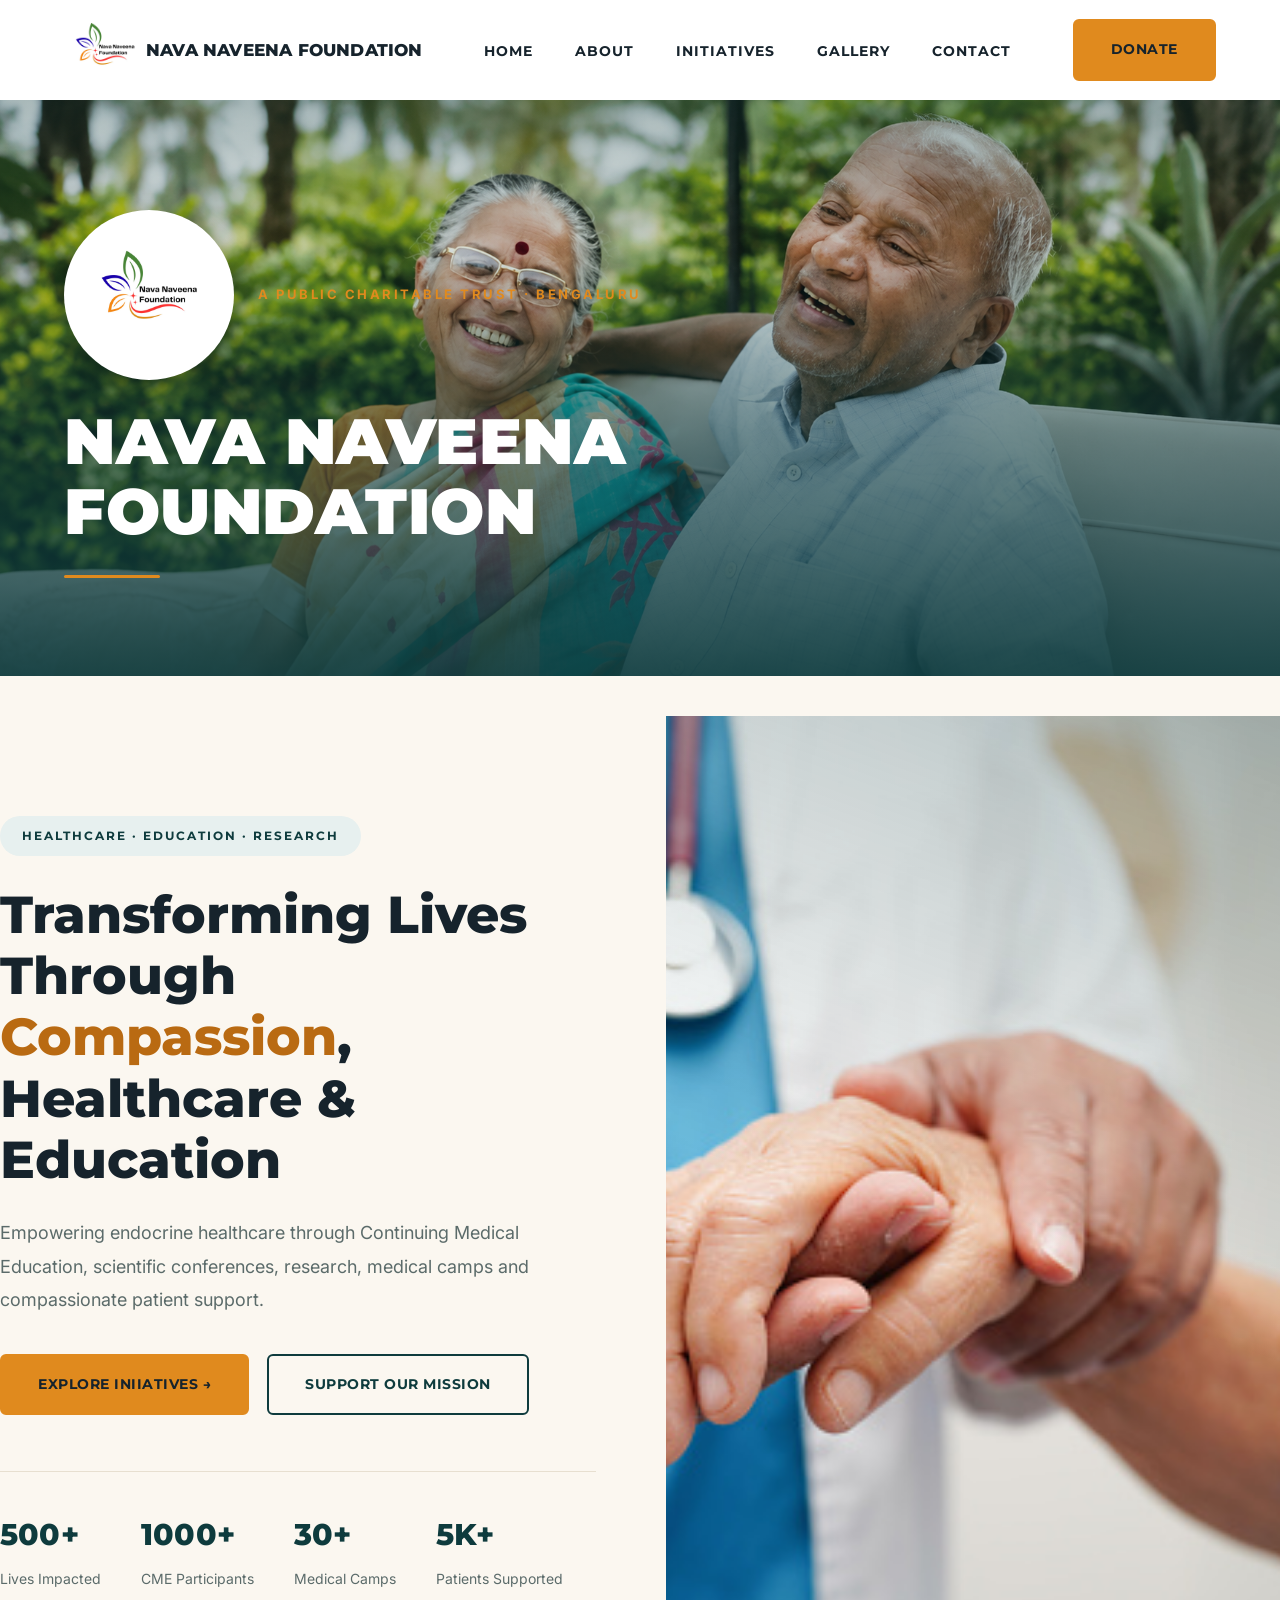
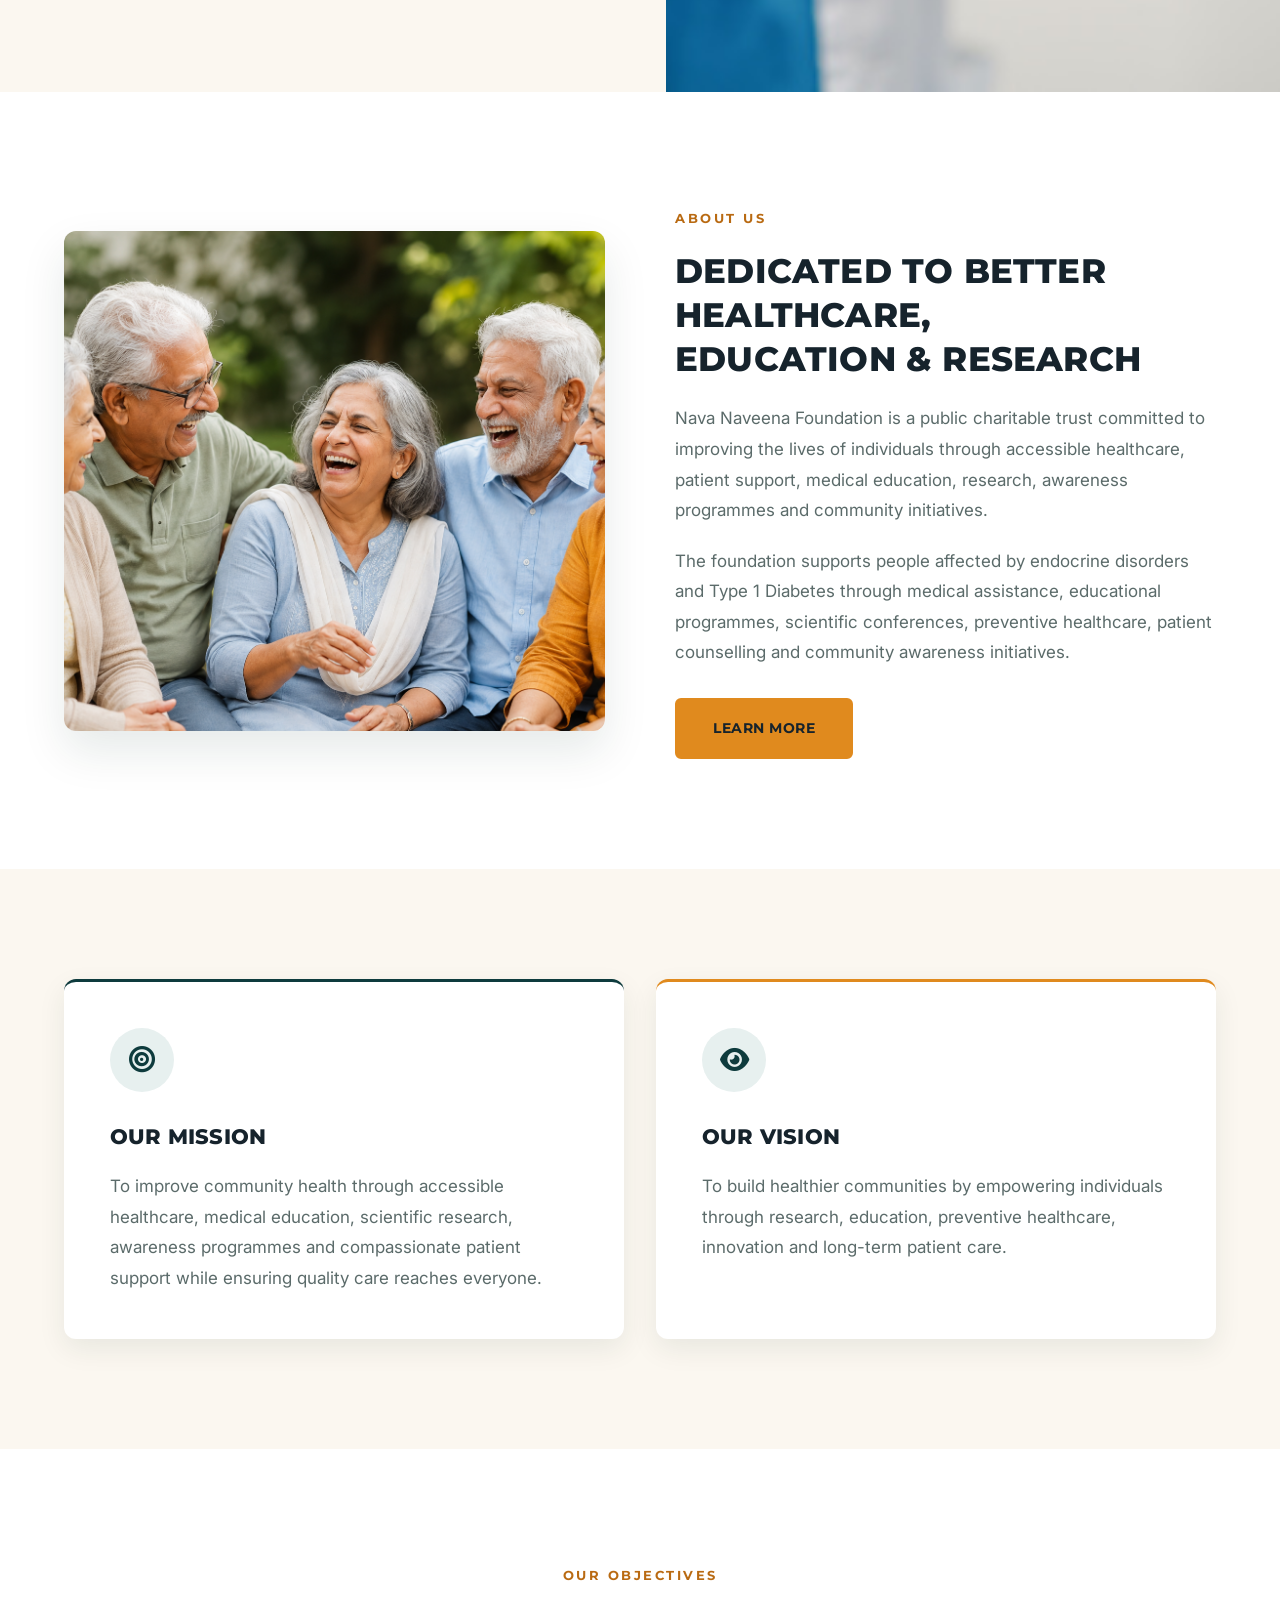
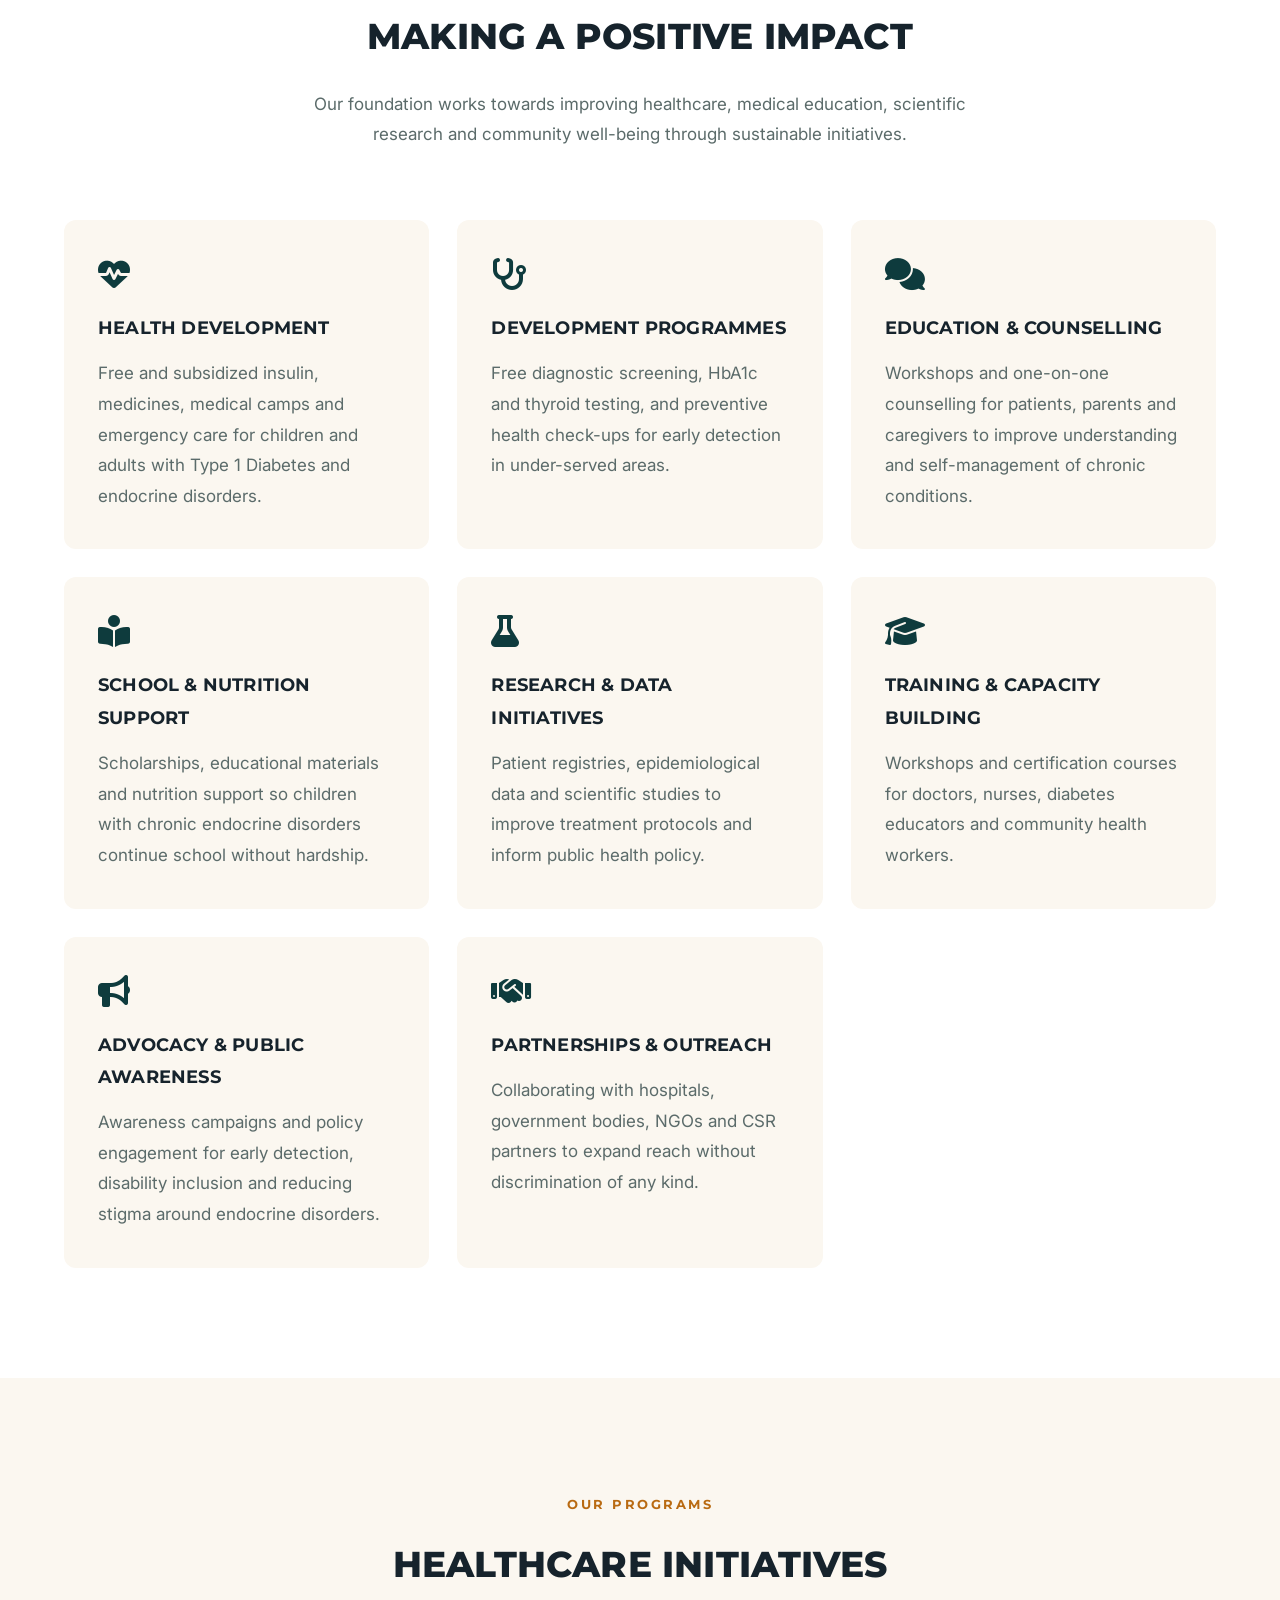
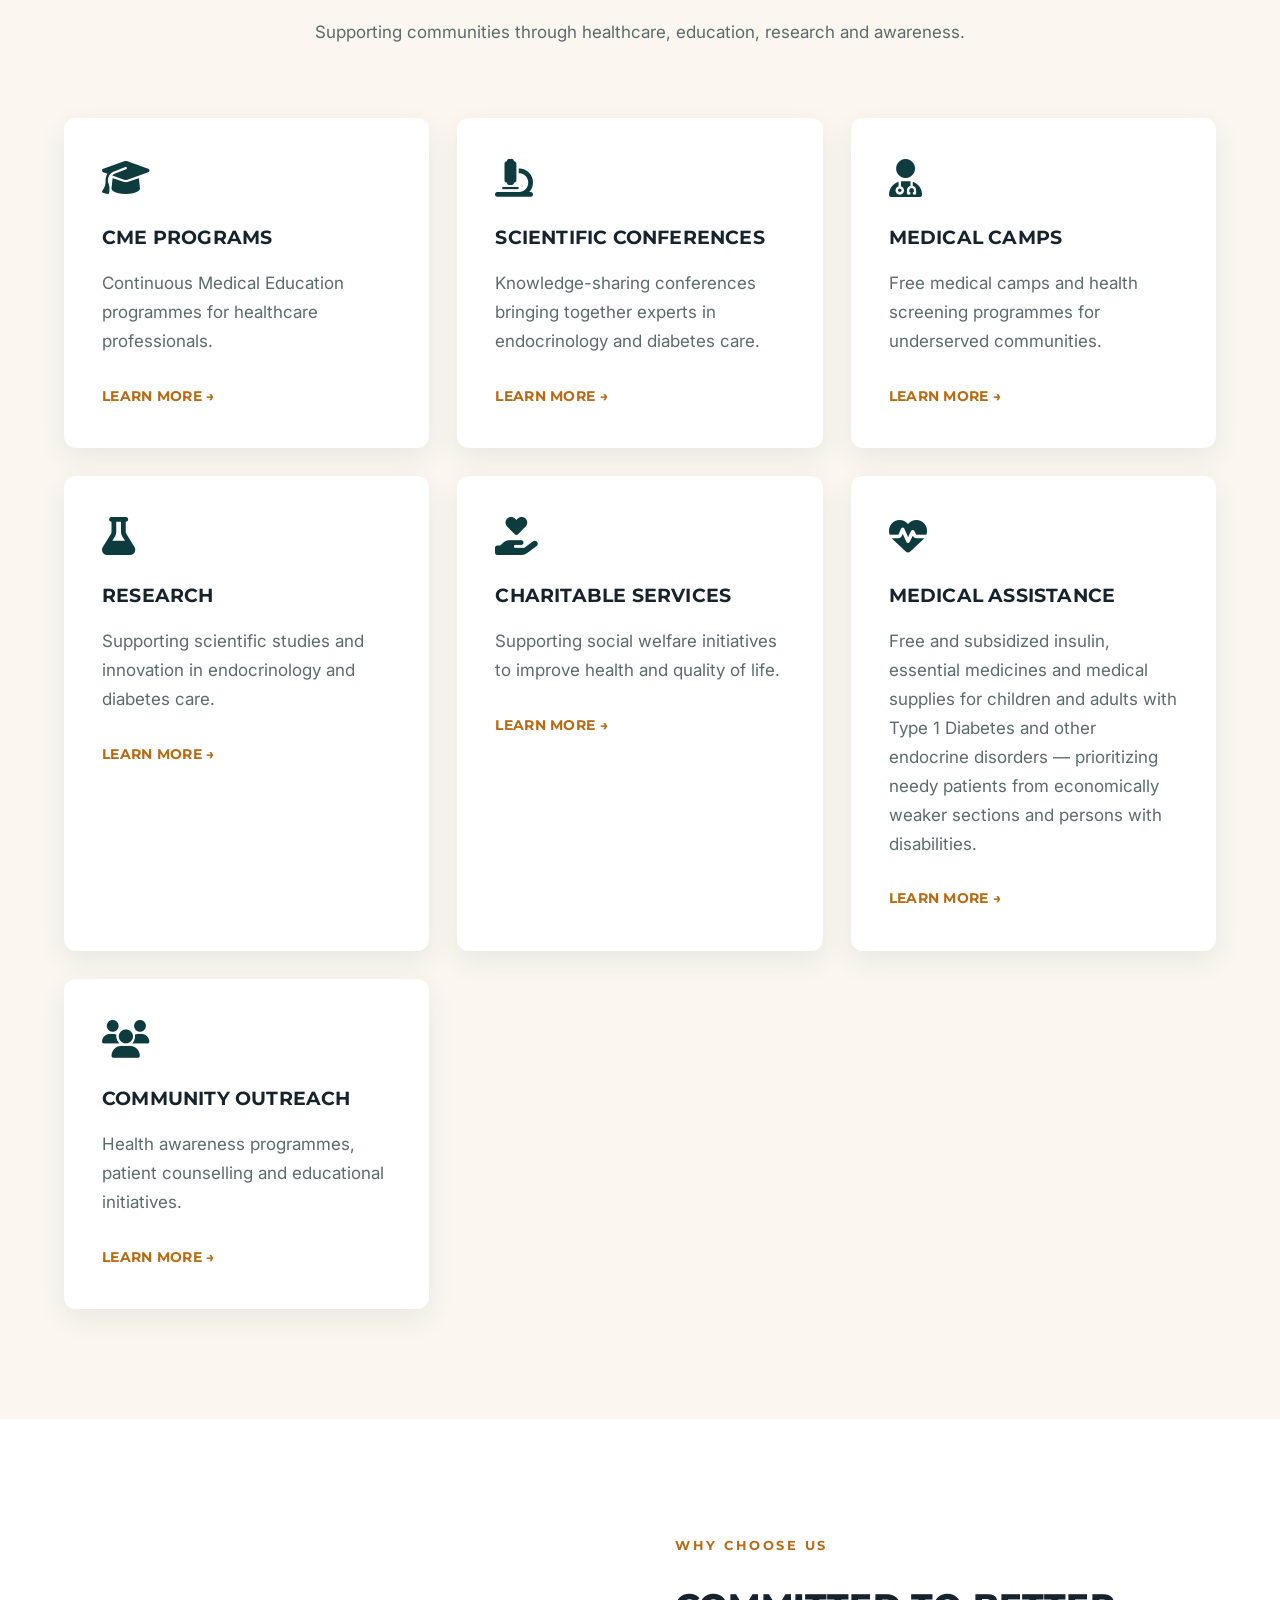
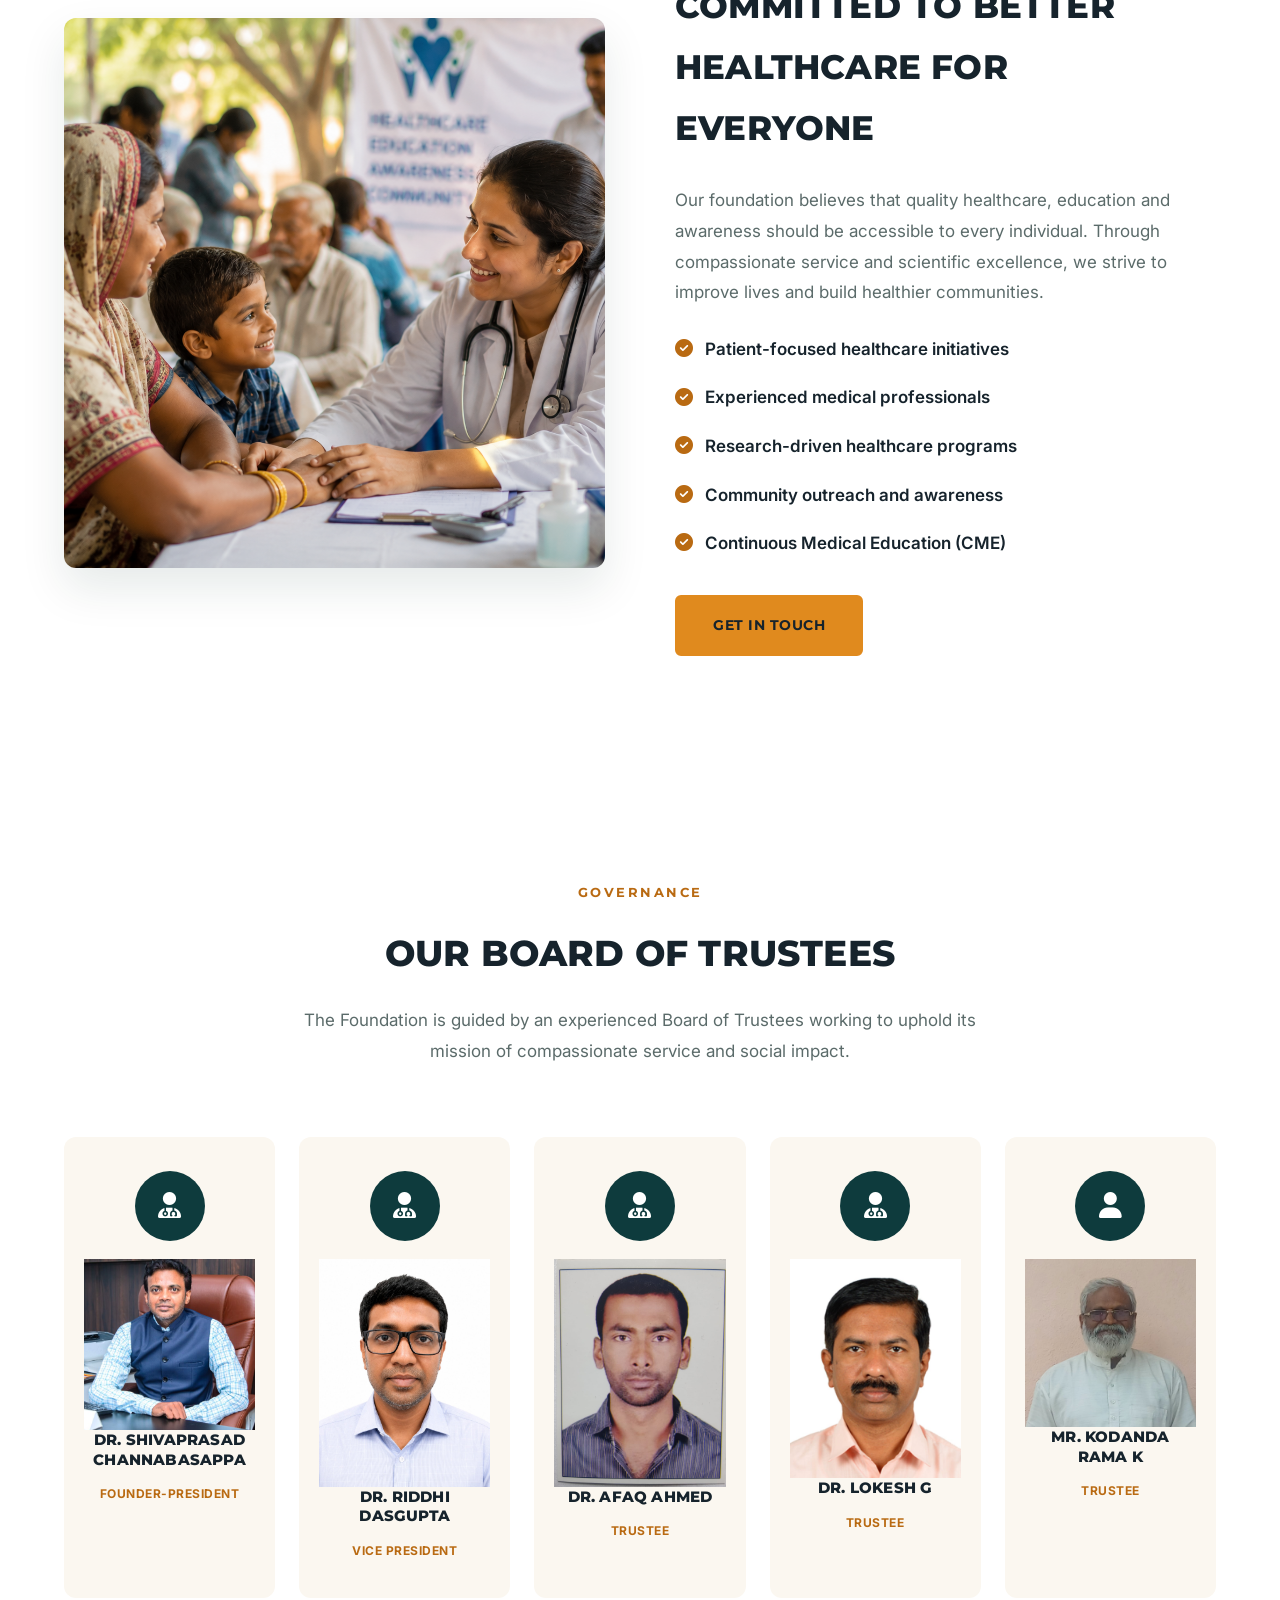
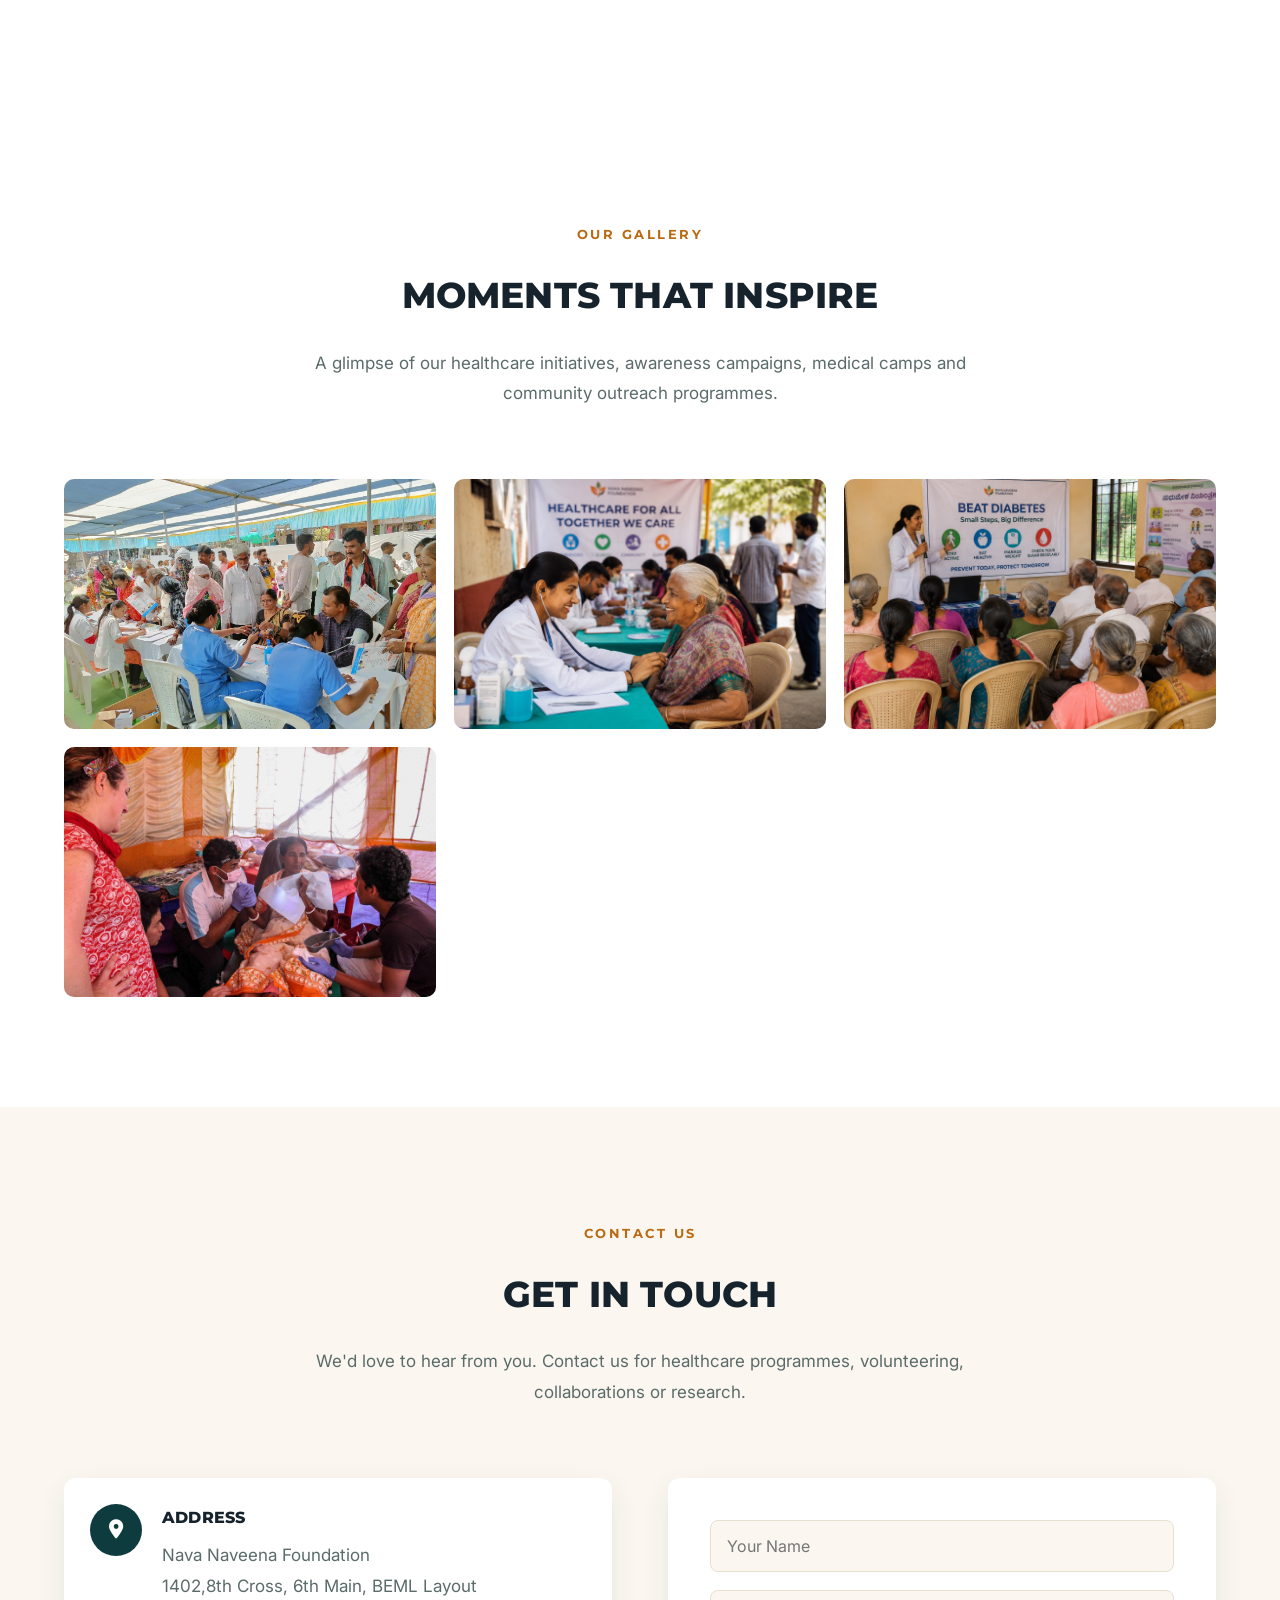
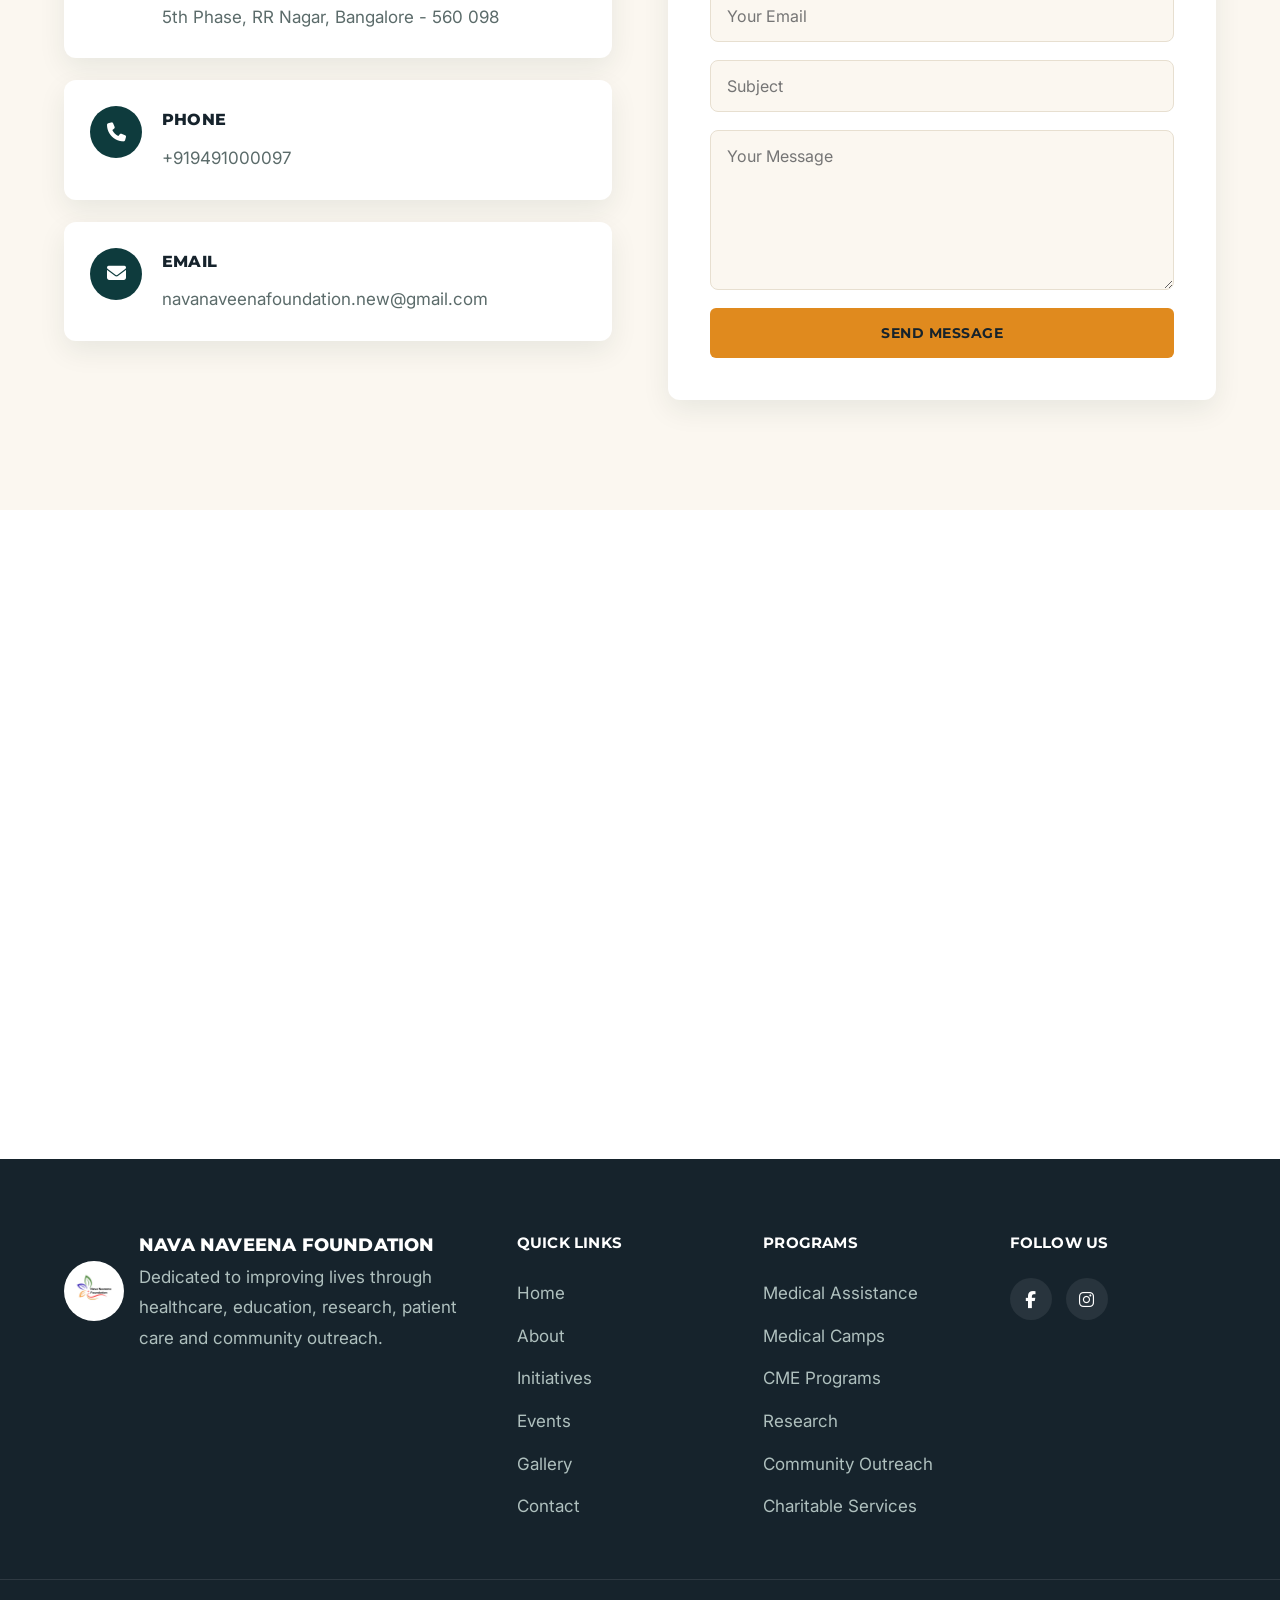
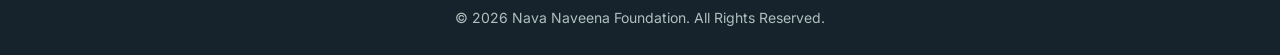
<file: index.html>
<!DOCTYPE html>
<html lang="en">

<head>

    <meta charset="UTF-8">
    <meta name="viewport" content="width=device-width, initial-scale=1.0">

    <title>Nava Naveena Foundation</title>

    <!-- Google Fonts -->
    <link rel="preconnect" href="https://fonts.googleapis.com">
    <link rel="preconnect" href="https://fonts.gstatic.com" crossorigin>

    <link href="https://fonts.googleapis.com/css2?family=Montserrat:wght@500;600;700;800;900&family=Inter:wght@400;500;600;700;800&display=swap" rel="stylesheet">
    <!-- Font Awesome -->
    <link rel="stylesheet"
        href="https://cdnjs.cloudflare.com/ajax/libs/font-awesome/6.7.2/css/all.min.css">

    <!-- CSS -->
    <link rel="stylesheet" href="css/style.css">

</head>

<body id="top">

<!-- ===========================
HEADER
=========================== -->

<header>

<nav class="navbar container">

<div class="logo">

<img src="images/logo.png" alt="Logo">

<div class="logo-text">

<h4>Nava Naveena Foundation</h4>


</div>

</div>

<button class="hamburger" id="hamburger" aria-label="Toggle menu">
    <span></span>
    <span></span>
    <span></span>
</button>

<ul class="nav-links" id="navLinks">

<li><a href="index.html" class="active">Home</a></li>
<li><a href="#about">About</a></li>
<li><a href="#initiatives">Initiatives</a></li>
<li><a href="index.html#gallery">Gallery</a></li>
<li><a href="contact.html">Contact</a></li>

</ul>

<a href="contact.html" class="primary-btn">

Donate

</a>

</nav>

</header>

<!-- ===========================
FOUNDATION BANNER — full-bleed photo band, logo + name overlaid
=========================== -->

<section class="foundation-banner">

    <div class="banner-media">
        <img src="images/banner.jpg" alt="Foundation volunteers and community members sharing a moment together">
    </div>

    <div class="container banner-content">

        <div class="banner-logo-row">
            <img src="images/logo.png" alt="Nava Naveena Foundation Logo">
            <span class="banner-eyebrow">A Public Charitable Trust · Bengaluru</span>
        </div>

        <p class="banner-title">Nava Naveena Foundation</p>

        <span class="banner-rule"></span>

    </div>

</section>

<!-- ===========================
HERO SECTION
=========================== -->

<section class="hero">

    <div class="hero-left">

        <span class="hero-tag">
            Healthcare · Education · Research
        </span>

        <h1>

            Transforming Lives <br>

            Through <span>Compassion</span>, <br>

            Healthcare & Education

        </h1>

        <p>

            Empowering endocrine healthcare through Continuing Medical
            Education, scientific conferences, research, medical camps
            and compassionate patient support.

        </p>

        <div class="hero-buttons">

            <a href="#initiatives" class="primary-btn">

                Explore Iniiatives →

            </a>

            <a href="#contact" class="secondary-btn">

                Support Our Mission

            </a>

        </div>

        <div class="hero-stats">

            <div>

                <h3>500+</h3>

                <p>Lives Impacted</p>

            </div>

            <div>

                <h3>1000+</h3>

                <p>CME Participants</p>

            </div>

            <div>

                <h3>30+</h3>

                <p>Medical Camps</p>

            </div>

            <div>

                <h3>5K+</h3>

                <p>Patients Supported</p>

            </div>

        </div>

    </div>

    <div class="hero-right">

        <img src="images/hero1.jpg" alt="Healthcare">

    </div>

</section>

<!-- ===========================
ABOUT SECTION
=========================== -->

<section class="about" id="about">

    <div class="container about-container">

        <div class="about-image">

            <img src="images/about.jpg" alt="About Nava Naveena Foundation">

        </div>

        <div class="about-content">

            <span class="section-tag">
                ABOUT US
            </span>

            <h2>
                Dedicated to Better Healthcare,<br>
                Education & Research
            </h2>

            <p>
                Nava Naveena Foundation is a public charitable trust committed
                to improving the lives of individuals through accessible
                healthcare, patient support, medical education, research,
                awareness programmes and community initiatives.
            </p>

            <p>
                The foundation supports people affected by endocrine disorders
                and Type 1 Diabetes through medical assistance, educational
                programmes, scientific conferences, preventive healthcare,
                patient counselling and community awareness initiatives.
            </p>

            <a href="about.html" class="primary-btn">
    Learn More
</a>

        </div>

    </div>

</section>

<!-- ===========================
MISSION & VISION
=========================== -->

<section class="mission-vision">

    <div class="container mv-grid">

        <div class="mv-card">

            <div class="mv-icon">
                <i class="fa-solid fa-bullseye"></i>
            </div>

            <h3>Our Mission</h3>

            <p>
                To improve community health through accessible healthcare,
                medical education, scientific research, awareness programmes
                and compassionate patient support while ensuring quality care
                reaches everyone.
            </p>

        </div>

        <div class="mv-card">

            <div class="mv-icon">
                <i class="fa-solid fa-eye"></i>
            </div>

            <h3>Our Vision</h3>

            <p>
                To build healthier communities by empowering individuals
                through research, education, preventive healthcare,
                innovation and long-term patient care.
            </p>

        </div>

    </div>

</section>

<!-- ===========================
OUR OBJECTIVES
=========================== -->

<section class="objectives">

    <div class="container">

        <div class="section-title">

            <span>OUR OBJECTIVES</span>

            <h2>Making a Positive Impact</h2>

            <p>
                Our foundation works towards improving healthcare,
                medical education, scientific research and community
                well-being through sustainable initiatives.
            </p>

        </div>

        <div class="objective-grid">

            <div class="objective-card">

                <i class="fa-solid fa-heart-pulse"></i>

                <h4>Health Development</h4>

                <p>
                    Free and subsidized insulin, medicines, medical camps
                    and emergency care for children and adults with
                    Type 1 Diabetes and endocrine disorders.
                </p>

            </div>

            <div class="objective-card">

                <i class="fa-solid fa-stethoscope"></i>

                <h4>Development Programmes</h4>

                <p>
                    Free diagnostic screening, HbA1c and thyroid testing,
                    and preventive health check-ups for early detection
                    in under-served areas.
                </p>

            </div>

            <div class="objective-card">

                <i class="fa-solid fa-comments"></i>

                <h4>Education &amp; Counselling</h4>

                <p>
                    Workshops and one-on-one counselling for patients,
                    parents and caregivers to improve understanding and
                    self-management of chronic conditions.
                </p>

            </div>

            <div class="objective-card">

                <i class="fa-solid fa-book-open-reader"></i>

                <h4>School &amp; Nutrition Support</h4>

                <p>
                    Scholarships, educational materials and nutrition
                    support so children with chronic endocrine disorders
                    continue school without hardship.
                </p>

            </div>

            <div class="objective-card">

                <i class="fa-solid fa-flask"></i>

                <h4>Research &amp; Data Initiatives</h4>

                <p>
                    Patient registries, epidemiological data and scientific
                    studies to improve treatment protocols and inform
                    public health policy.
                </p>

            </div>

            <div class="objective-card">

                <i class="fa-solid fa-graduation-cap"></i>

                <h4>Training &amp; Capacity Building</h4>

                <p>
                    Workshops and certification courses for doctors, nurses,
                    diabetes educators and community health workers.
                </p>

            </div>

            <div class="objective-card">

                <i class="fa-solid fa-bullhorn"></i>

                <h4>Advocacy &amp; Public Awareness</h4>

                <p>
                    Awareness campaigns and policy engagement for early
                    detection, disability inclusion and reducing stigma
                    around endocrine disorders.
                </p>

            </div>

            <div class="objective-card">

                <i class="fa-solid fa-handshake"></i>

                <h4>Partnerships &amp; Outreach</h4>

                <p>
                    Collaborating with hospitals, government bodies, NGOs
                    and CSR partners to expand reach without discrimination
                    of any kind.
                </p>

            </div>

        </div>

    </div>

</section>
<!-- ===========================
IMPACT
=========================== -->

<!-- ===========================
PROGRAMS SECTION
=========================== -->

<section class="programs" id="initiatives">

    <div class="container">

        <div class="section-title">

            <span>OUR PROGRAMS</span>

            <h2>Healthcare Initiatives</h2>

            <p>
                Supporting communities through healthcare,
                education, research and awareness.
            </p>

        </div>

        <div class="program-grid">

            <!-- Program 1 -->

            <div class="program-card">

                <i class="fa-solid fa-graduation-cap"></i>

                <h3>CME Programs</h3>

                <p>
                    Continuous Medical Education programmes
                    for healthcare professionals.
                </p>

                <a href="cme-programs.html" class="learn-btn">
                    Learn More →
                </a>

            </div>

            <!-- Program 2 -->

            <div class="program-card">

                <i class="fa-solid fa-microscope"></i>

                <h3>Scientific Conferences</h3>

                <p>
                    Knowledge-sharing conferences bringing together
                    experts in endocrinology and diabetes care.
                </p>

                <a href="scientific-conferences.html" class="learn-btn">
                    Learn More →
                </a>

            </div>

            <!-- Program 3 -->

            <div class="program-card">

                <i class="fa-solid fa-user-doctor"></i>

                <h3>Medical Camps</h3>

                <p>
                    Free medical camps and health screening
                    programmes for underserved communities.
                </p>

                <a href="medical-camps.html" class="learn-btn">
                    Learn More →
                </a>

            </div>

            <!-- Program 4 -->

            <div class="program-card">

                <i class="fa-solid fa-flask"></i>

                <h3>Research</h3>

                <p>
                    Supporting scientific studies and
                    innovation in endocrinology and
                    diabetes care.
                </p>

                <a href="research.html" class="learn-btn">
                    Learn More →
                </a>

            </div>

            <!-- Program 5 -->

            <div class="program-card">

                <i class="fa-solid fa-hand-holding-heart"></i>

                <h3>Charitable Services</h3>

                <p>
                    Supporting social welfare initiatives
                    to improve health and quality of life.
                </p>

                <a href="charitable-services.html" class="learn-btn">
                    Learn More →
                </a>

            </div>

            <!-- Program 6 -->

            <div class="program-card">

                <i class="fa-solid fa-heart-pulse"></i>

                <h3>Medical Assistance</h3>

                <p>
                    Free and subsidized insulin, essential medicines
                    and medical supplies for children and adults with
                    Type 1 Diabetes and other endocrine disorders —
                    prioritizing needy patients from economically
                    weaker sections and persons with disabilities.
                </p>

                <a href="medical-assistance.html" class="learn-btn">
                    Learn More →
                </a>

            </div>

            <!-- Program 7 -->

            <div class="program-card">

                <i class="fa-solid fa-users"></i>

                <h3>Community Outreach</h3>

                <p>
                    Health awareness programmes,
                    patient counselling and
                    educational initiatives.
                </p>

                <a href="community-outreach.html" class="learn-btn">
                    Learn More →
                </a>

            </div>

        </div>

    </div>

</section>

<!-- ===========================
WHY CHOOSE US
=========================== -->

<section class="why-us">

    <div class="container why-container">

        <div class="why-image">

            <img src="images/doctor.jpg" alt="Healthcare Professionals">

        </div>

        <div class="why-content">

            <span class="section-tag">
                WHY CHOOSE US
            </span>

            <h2>
                Committed to Better Healthcare for Everyone
            </h2>

            <p>
                Our foundation believes that quality healthcare,
                education and awareness should be accessible to every
                individual. Through compassionate service and scientific
                excellence, we strive to improve lives and build healthier
                communities.
            </p>

            <ul>

                <li>
                    <i class="fa-solid fa-circle-check"></i>
                    Patient-focused healthcare initiatives
                </li>

                <li>
                    <i class="fa-solid fa-circle-check"></i>
                    Experienced medical professionals
                </li>

                <li>
                    <i class="fa-solid fa-circle-check"></i>
                    Research-driven healthcare programs
                </li>

                <li>
                    <i class="fa-solid fa-circle-check"></i>
                    Community outreach and awareness
                </li>

                <li>
                    <i class="fa-solid fa-circle-check"></i>
                    Continuous Medical Education (CME)
                </li>

            </ul>

            <a href="#contact" class="primary-btn">
                Get In Touch
            </a>

        </div>

    </div>

</section>

<!-- ===========================
BOARD OF TRUSTEES
=========================== -->

<section class="trustees" id="trustees">

    <div class="container">

        <div class="section-title">

            <span>GOVERNANCE</span>

            <h2>Our Board of Trustees</h2>

            <p>
                The Foundation is guided by an experienced Board of Trustees working to uphold its mission of compassionate service and social impact.
            </p>

        </div>

        <div class="trustee-grid">

            <div class="trustee-card">

                <div class="trustee-icon">
                    <i class="fa-solid fa-user-doctor"></i>
                </div>
                <div class="trustee-photo">
    <img src="images/shivaprasad.jpg" alt="Dr. Shivaprasad Channabasappa">
</div>

                <h4>Dr. Shivaprasad Channabasappa</h4>

                <span>Founder-President</span>

            </div>

            <div class="trustee-card">

                <div class="trustee-icon">
                    <i class="fa-solid fa-user-doctor"></i>
                </div>
                <div class="trustee-photo">
    <img src="images/riddhi.jpg" alt="Dr. Riddhi Dasgupta">
</div>

                <h4>Dr. Riddhi Dasgupta</h4>

                <span>Vice President</span>

            </div>

            <div class="trustee-card">

                <div class="trustee-icon">
                    <i class="fa-solid fa-user-doctor"></i>
                </div>
                <div class="trustee-photo">
    <img src="images/afaq.jpg" alt="Dr. Afaq Ahmed">
</div>

                <h4>Dr. Afaq Ahmed</h4>

                <span>Trustee</span>

            </div>

            <div class="trustee-card">

                <div class="trustee-icon">
                    <i class="fa-solid fa-user-doctor"></i>
                </div>
                <div class="trustee-photo">
    <img src="images/lokesh.jpg" alt="Dr. Lokesh G">
</div>

                <h4>Dr. Lokesh G</h4>

                <span>Trustee</span>

            </div>

            <div class="trustee-card">

                <div class="trustee-icon">
                    <i class="fa-solid fa-user"></i>
                </div>
                <div class="trustee-photo">
    <img src="images/kodanda.jpg" alt="Mr. Kodanda Rama K">
</div>

                <h4>Mr. Kodanda Rama K</h4>

                <span>Trustee</span>

            </div>

        </div>

    </div>

</section>

<!-- ===========================
EVENTS
=========================== -->



<!-- ===========================
GALLERY
=========================== -->

<section class="gallery" id="gallery">

    <div class="container">

        <div class="section-title">

            <span>OUR GALLERY</span>

            <h2>Moments That Inspire</h2>

            <p>
                A glimpse of our healthcare initiatives,
                awareness campaigns, medical camps and
                community outreach programmes.
            </p>

        </div>

        <div class="gallery-grid">

            <img src="images/gallery1.jpg" alt="Healthcare Activity 1">

            <img src="images/gallery2.jpg" alt="Healthcare Activity 2">

            <img src="images/gallery3.jpg" alt="Healthcare Activity 3">

            <img src="images/gallery4.jpg" alt="Healthcare Activity 4">



        </div>

    </div>

</section>

<!-- ===========================
CONTACT
=========================== -->

<section class="contact" id="contact">

    <div class="container">

        <div class="section-title">

            <span>CONTACT US</span>

            <h2>Get In Touch</h2>

            <p>
                We'd love to hear from you.
                Contact us for healthcare programmes,
                volunteering, collaborations or research.
            </p>

        </div>

        <div class="contact-wrapper">

            <!-- Contact Information -->

            <div class="contact-info">

                <div class="info-box">

                    <i class="fa-solid fa-location-dot"></i>

                    <div>

                        <h4>Address</h4>

                        <p>
                            Nava Naveena Foundation<br>
                             1402,8th Cross, 6th Main, BEML Layout<br>
                            5th Phase, RR Nagar, Bangalore - 560 098
                        </p>

                    </div>

                </div>

                <div class="info-box">

                    <i class="fa-solid fa-phone"></i>

                    <div>

                        <h4>Phone</h4>

                        <p>+919491000097</p>

                    </div>

                </div>

                <div class="info-box">

                    <i class="fa-solid fa-envelope"></i>

                    <div>

                        <h4>Email</h4>

                        <p>navanaveenafoundation.new@gmail.com</p>

                    </div>

                </div>

            </div>

            <!-- Contact Form -->

            <div class="contact-form">

                <form>

                    <input
                        type="text"
                        placeholder="Your Name"
                        required>

                    <input
                        type="email"
                        placeholder="Your Email"
                        required>

                    <input
                        type="text"
                        placeholder="Subject">

                    <textarea
                        rows="6"
                        placeholder="Your Message"></textarea>

                    <button
                        type="submit"
                        class="primary-btn">

                        Send Message

                    </button>

                </form>

            </div>

        </div>

    </div>

</section>

<!-- ===========================
GOOGLE MAP
=========================== -->

<section class="map">

    <iframe
        src="https://www.google.com/maps?q=Nava%20Naveen%20Clinic%2C%208th%20Cross%2C%206th%20Main%2C%20BEML%20Layout%2C%205th%20Phase%2C%20RR%20Nagar%2C%20Bangalore%20560098&output=embed"
        width="100%"
        height="100%"
        style="border:0"
        allowfullscreen=""
        loading="lazy"
        referrerpolicy="no-referrer-when-downgrade"
        title="Nava Naveena Foundation Location Map">
    </iframe>

</section>

<!-- ===========================
FOOTER
=========================== -->

<footer>

    <div class="container footer-grid">

        <!-- Foundation Info -->

        <div>

            <div class="footer-logo">

                <img src="images/logo.png" alt="Nava Naveena Foundation Logo">

                <div>

                    <h3>Nava Naveena Foundation</h3>

                    <p>
                        Dedicated to improving lives through healthcare,
                        education, research, patient care and community
                        outreach.
                    </p>

                </div>

            </div>

        </div>

        <!-- Quick Links -->

        <div>

            <h4>Quick Links</h4>

            <ul>

                <li><a href="#top">Home</a></li>
                <li><a href="#about">About</a></li>
                <li><a href="#initiatives">Initiatives</a></li>                
                <li><a href="#events">Events</a></li>
                <li><a href="#gallery">Gallery</a></li>
                <li><a href="#contact">Contact</a></li>

            </ul>

        </div>

        <!-- Programs -->

        <div>

            <h4>Programs</h4>

            <ul>

                <li><a href="medical-assistance.html">Medical Assistance</a></li>

                <li><a href="medical-camps.html">Medical Camps</a></li>

                <li><a href="cme-programs.html">CME Programs</a></li>

                <li><a href="research.html">Research</a></li>

                <li><a href="community-outreach.html">Community Outreach</a></li>

                <li><a href="charitable-services.html">Charitable Services</a></li>

            </ul>

        </div>

        <!-- Social -->

        <div>

            <h4>Follow Us</h4>

            <div class="social-links">

                <a href="#"><i class="fab fa-facebook-f"></i></a>

                <a href="#"><i class="fab fa-instagram"></i></a>

                

        

            </div>

        </div>

    </div>

    <hr>

    <div class="copyright">

        <p>
            © 2026 Nava Naveena Foundation. All Rights Reserved.
        </p>

    </div>

</footer>

<!-- JavaScript -->

<script src="js/script.js"></script>

</body>

</html>
</file>
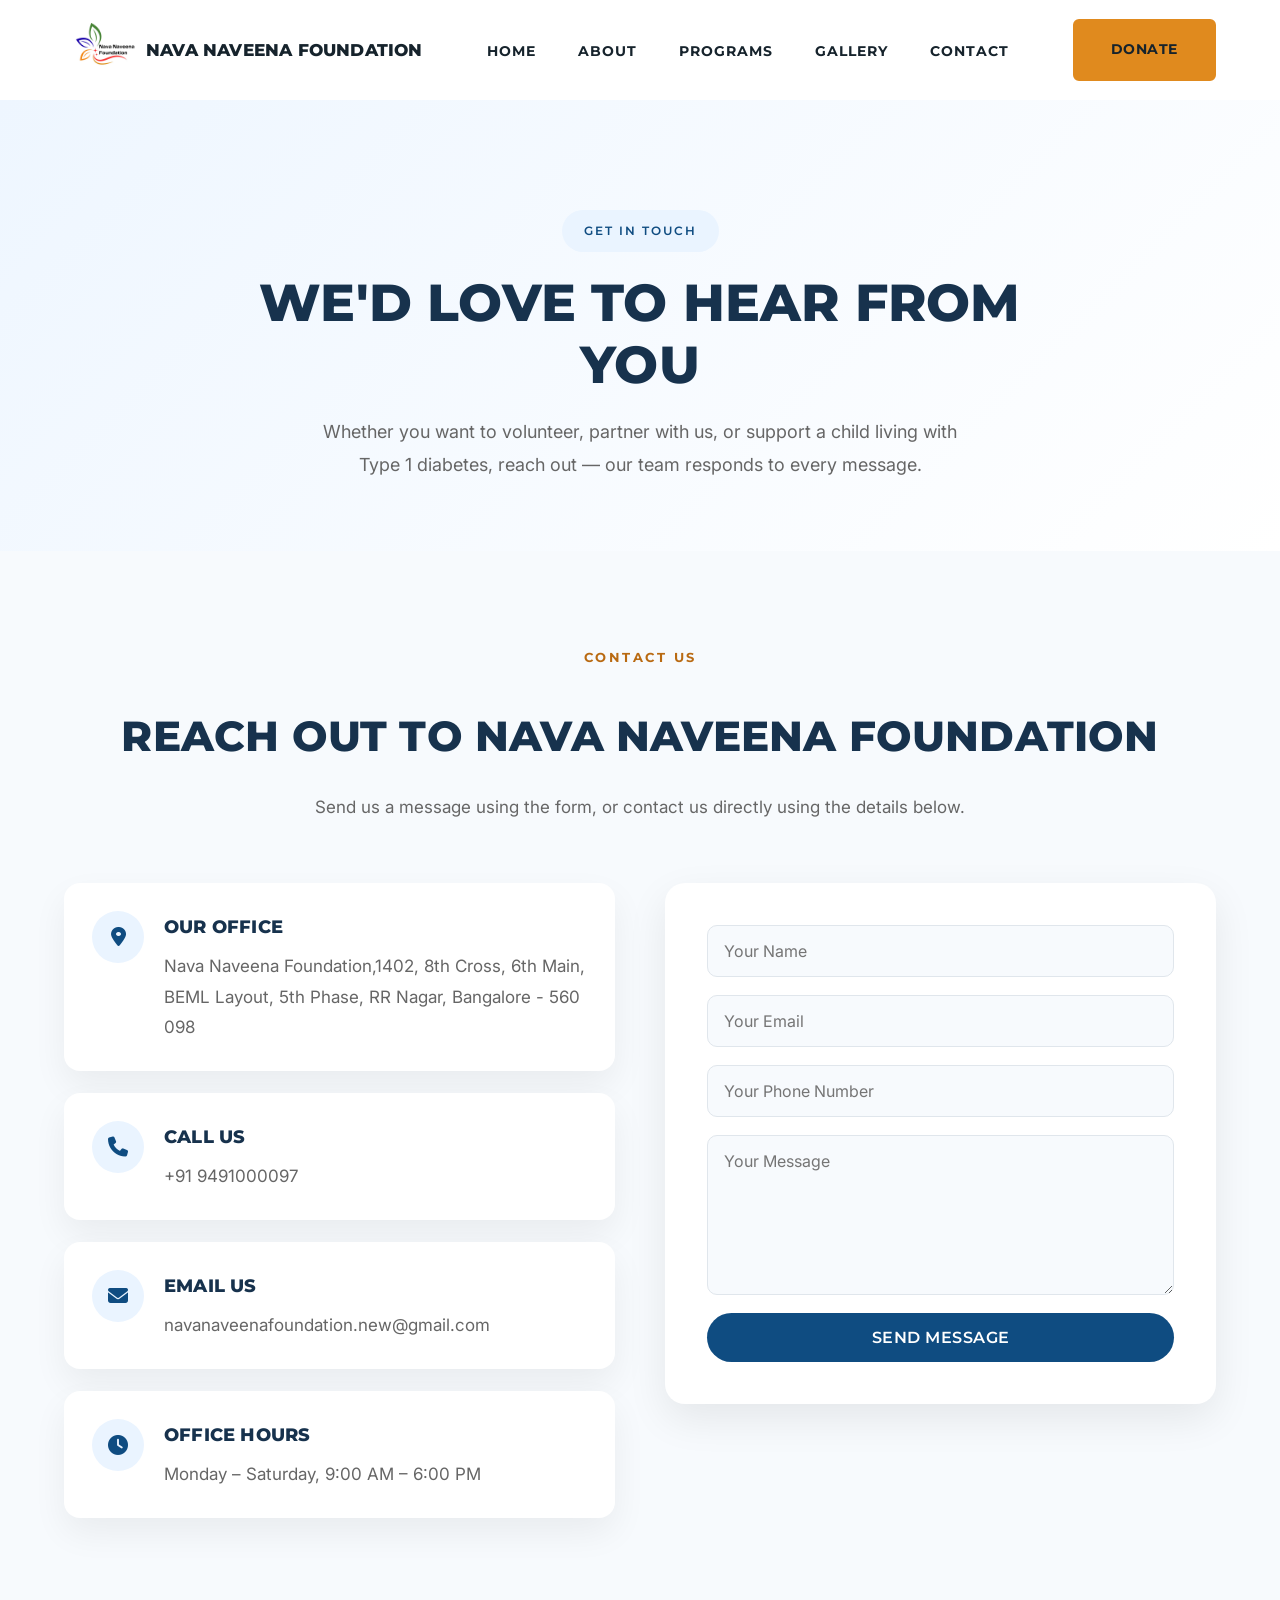
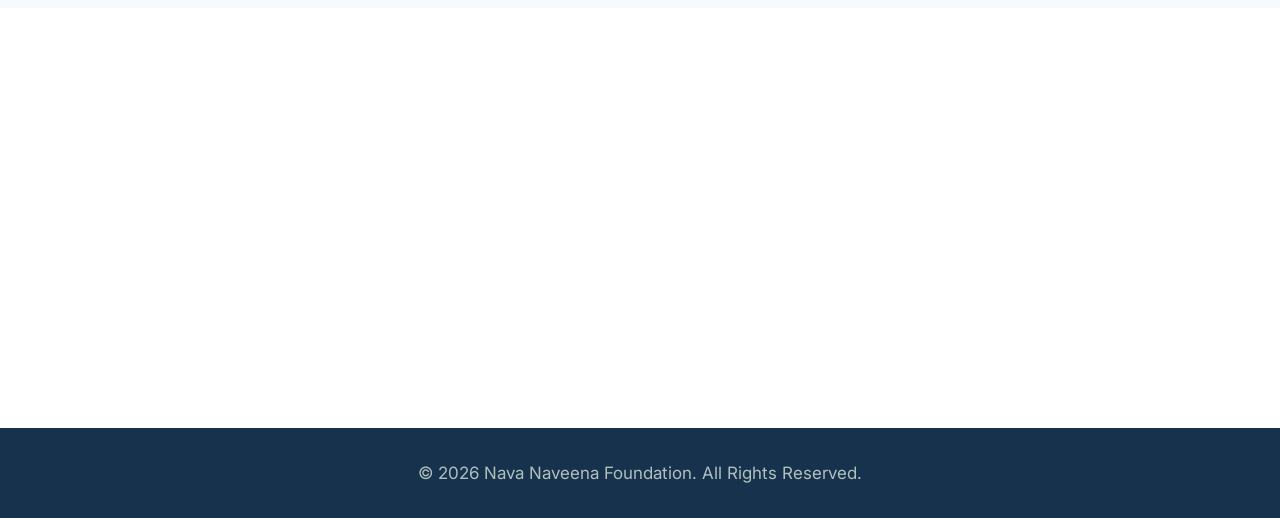
<file: contact.html>
<!DOCTYPE html>
<html lang="en">

<head>

<meta charset="UTF-8">
<meta name="viewport" content="width=device-width, initial-scale=1.0">

<title>Contact Us | Nava Naveena Foundation</title>

<link rel="preconnect" href="https://fonts.googleapis.com">
<link rel="preconnect" href="https://fonts.gstatic.com" crossorigin>

<link href="https://fonts.googleapis.com/css2?family=Inter:wght@300;400;500;600;700;800&family=Poppins:wght@500;600;700;800&display=swap" rel="stylesheet">

<link rel="stylesheet"
href="https://cdnjs.cloudflare.com/ajax/libs/font-awesome/6.7.2/css/all.min.css">

<link rel="stylesheet" href="css/style.css">
<link rel="stylesheet" href="css/contact.css">

</head>

<body>

<header>

<nav class="navbar container">

<div class="logo">

<img src="images/logo.png" alt="Logo">

<div class="logo-text">

<h4>Nava Naveena Foundation</h4>


</div>

</div>

<ul class="nav-links" id="navLinks">

<li><a href="index.html">Home</a></li>
<li><a href="about.html">About</a></li>
<li><a href="index.html#programs">Programs</a></li>
<li><a href="index.html#gallery">Gallery</a></li>
<li><a href="contact.html" class="active">Contact</a></li>

</ul>

<a href="contact.html" class="primary-btn">

Donate

</a>

<div class="hamburger" id="hamburger">
    <span></span>
    <span></span>
    <span></span>
</div>

</nav>

</header>

<!--=========================
CONTACT HERO
==========================-->

<section class="contact-hero">

<div class="container">

<span class="hero-tag">

Get In Touch

</span>

<h1>

We'd Love to Hear From You

</h1>

<p>

Whether you want to volunteer, partner with us, or support a child living with Type 1 diabetes, reach out — our team responds to every message.

</p>

</div>

</section>

<!--=========================
CONTACT DETAILS & FORM
==========================-->

<section class="contact">

<div class="container">

<div class="section-title">

<span class="section-tag">

CONTACT US

</span>

<h2>

Reach Out to Nava Naveena Foundation

</h2>

<p>

Send us a message using the form, or contact us directly using the details below.

</p>

</div>

<div class="contact-wrapper">

<div class="contact-info">

<div class="info-box">

<i class="fa-solid fa-location-dot"></i>

<div>

<h4>Our Office</h4>

<p>Nava Naveena Foundation,1402, 8th Cross, 6th Main, BEML Layout, 5th Phase, RR Nagar, Bangalore - 560 098</p>

</div>

</div>

<div class="info-box">

<i class="fa-solid fa-phone"></i>

<div>

<h4>Call Us</h4>

<p>+91 9491000097</p>

</div>

</div>

<div class="info-box">

<i class="fa-solid fa-envelope"></i>

<div>

<h4>Email Us</h4>

<p>navanaveenafoundation.new@gmail.com</p>

</div>

</div>

<div class="info-box">

<i class="fa-solid fa-clock"></i>

<div>

<h4>Office Hours</h4>

<p>Monday – Saturday, 9:00 AM – 6:00 PM</p>

</div>

</div>

</div>

<div class="contact-form">

<form action="https://api.web3forms.com/submit" method="POST">

<input type="hidden" name="access_key" value="5b0dfaf3-b507-4b1f-b22b-f378f4eee719">

<input type="text" name="name" placeholder="Your Name" required>

<input type="email" name="email" placeholder="Your Email" required>

<input type="tel" name="phone" placeholder="Your Phone Number">

<textarea name="message" placeholder="Your Message" required></textarea>

<button type="submit" class="primary-btn">

Send Message

</button>

</form>

</div>

</div>

</div>

</section>

<!--=========================
MAP
==========================-->

<section class="map">

<iframe
src="https://www.google.com/maps?q=RR%20Nagar%2C%20Bangalore&output=embed"
allowfullscreen=""
loading="lazy"
referrerpolicy="no-referrer-when-downgrade">
</iframe>

</section>

<!--=========================
FOOTER
==========================-->

<footer class="footer">

<div class="container">

<p>

© 2026 Nava Naveena Foundation. All Rights Reserved.

</p>

</div>

</footer>

<script src="js/script.js"></script>

</body>
</html>
</file>
<file: css/style.css>
/*==================================
GOOGLE FONTS
==================================*/
@import url('https://fonts.googleapis.com/css2?family=Montserrat:wght@500;600;700;800;900&family=Inter:wght@400;500;600;700;800&display=swap');

/*==================================
RESET
==================================*/

*{
    margin:0;
    padding:0;
    box-sizing:border-box;
}

:root{

    --ink:#16232C;
    --teal-deep:#0E3B3D;
    --teal:#155E5A;
    --teal-soft:#E7F0EF;
    --marigold:#E08A1E;
    --marigold-deep:#B96A12;
    --paper:#FBF7F0;
    --white:#fff;
    --line:#E7DFD0;
    --muted:#5B6B6A;
    --shadow:0 20px 45px rgba(14,45,44,.10);
    --shadow-soft:0 10px 28px rgba(14,45,44,.08);

}

html{
    scroll-behavior:smooth;
}

body{
    font-family:'Inter',sans-serif;
    background:var(--white);
    color:var(--muted);
    font-size:17px;
    line-height:1.8;
    font-weight:400;
    overflow-x:hidden;
    -webkit-font-smoothing:antialiased;
    -moz-osx-font-smoothing:grayscale;
}

img{

    width:100%;
    display:block;

}

a{

    text-decoration:none;

}

ul{

    list-style:none;

}

.container{

    width:90%;
    max-width:1200px;
    margin:auto;

}

section{

    padding:110px 0;

}

h1,h2,h3,h4,h5,h6{
    font-family:'Montserrat',sans-serif;
    color:var(--ink);
    font-weight:800;
    letter-spacing:.2px;
    text-transform:uppercase;
}

p{

    font-size:17px;

}

/*==================================
BUTTONS
==================================*/

.primary-btn{

    display:inline-block;
    background:var(--marigold);
    color:var(--ink);
    padding:16px 36px;
    border-radius:6px;
    font-family:'Montserrat',sans-serif;
    font-weight:700;
    letter-spacing:.5px;
    text-transform:uppercase;
    font-size:14px;
    transition:.3s;
    border:2px solid var(--marigold);

}

.primary-btn:hover{

    background:var(--marigold-deep);
    border-color:var(--marigold-deep);
    color:var(--white);
    transform:translateY(-3px);

}

.secondary-btn{

    display:inline-block;
    border:2px solid var(--white);
    color:var(--white);
    padding:16px 36px;
    border-radius:6px;
    font-family:'Montserrat',sans-serif;
    font-weight:700;
    letter-spacing:.5px;
    text-transform:uppercase;
    font-size:14px;
    transition:.3s;

}

.secondary-btn:hover{

    background:var(--white);
    color:var(--teal-deep);

}

/* On light sections the secondary button needs dark ink, not white */
.hero .secondary-btn{
    border-color:var(--teal-deep);
    color:var(--teal-deep);
}

.hero .secondary-btn:hover{
    background:var(--teal-deep);
    color:var(--white);
}

.why-content .secondary-btn{
    border-color:var(--teal-deep);
    color:var(--teal-deep);
}

/*==================================
HEADER
==================================*/

header{

    position:fixed;
    top:0;
    left:0;
    width:100%;
    background:rgba(255,255,255,.97);
    box-shadow:0 1px 0 var(--line);
    z-index:999;
    backdrop-filter:blur(6px);

}

.navbar{

    height:100px;
    display:flex;
    justify-content:space-between;
    align-items:center;

}

/*==================================
LOGO
==================================*/

.logo{

    display:flex;
    align-items:center;

}

.logo img{

    width:auto;
    height:82px;
    max-width:260px;
    object-fit:contain;

}

/*==================================
NAVIGATION
==================================*/

.nav-links{

    display:flex;
    align-items:center;
    gap:42px;

}

.nav-links a{
    position:relative;
    color:var(--ink);
    font-family:'Montserrat',sans-serif;
    font-size:14px;
    font-weight:700;
    letter-spacing:1px;
    text-transform:uppercase;
    transition:.3s;
    padding-bottom:4px;
}

.nav-links a::after{
    content:"";
    position:absolute;
    left:0;
    bottom:0;
    width:0;
    height:2px;
    background:var(--marigold);
    transition:.3s;
}

.nav-links a:hover{
    color:var(--teal-deep);
}

.nav-links a:hover::after{
    width:100%;
}

/*==================================
FOUNDATION BANNER (signature opening band)
==================================*/

.foundation-banner{

    position:relative;
    margin-top:100px;
    height:64vh;
    min-height:440px;
    max-height:620px;
    overflow:hidden;
    display:flex;
    align-items:flex-end;

}

.banner-media{

    position:absolute;
    inset:0;
    z-index:1;

}

.banner-media img{

    width:100%;
    height:100%;
    object-fit:cover;

}

.foundation-banner::before{

    content:"";
    position:absolute;
    inset:0;
    z-index:2;
    background:
        linear-gradient(0deg, rgba(14,59,61,.92) 0%, rgba(14,59,61,.55) 42%, rgba(14,59,61,.15) 75%, rgba(14,59,61,.35) 100%);

}

.banner-content{

    position:relative;
    z-index:3;
    padding-bottom:60px;
    color:var(--white);

}

.banner-logo-row{

    display:flex;
    align-items:center;
    gap:24px;
    margin-bottom:26px;

}

.banner-logo-row img{

    width:170px;
    height:170px;
    object-fit:contain;
    background:var(--white);
    border-radius:50%;
    padding:18px;
    box-shadow:0 8px 24px rgba(0,0,0,.25);

}

.banner-eyebrow{

    display:inline-block;
    font-family:'Inter',sans-serif;
    font-size:13px;
    font-weight:700;
    letter-spacing:2.5px;
    text-transform:uppercase;
    color:var(--marigold);

}

.banner-title{

    font-family:'Montserrat',sans-serif;
    font-weight:900;
    font-size:clamp(34px,5.5vw,64px);
    color:var(--white);
    line-height:1.1;
    letter-spacing:.5px;
    text-transform:uppercase;
    margin-top:14px;
    max-width:820px;

}

.banner-rule{

    display:block;
    width:96px;
    height:3px;
    background:var(--marigold);
    margin-top:28px;
    border-radius:2px;

}

/*==================================
HERO SECTION
==================================*/

.hero{
    padding:40px 0 0;
    display:grid;
    grid-template-columns:52% 48%;
    align-items:center;
    background:var(--paper);
}

/* Left Side */

.hero-left{
    padding:100px 70px 100px 0;
    display:flex;
    flex-direction:column;
    justify-content:center;
}

/* Tag */

.hero-tag{
    display:inline-block;
    width:fit-content;
    padding:9px 22px;
    background:var(--teal-soft);
    color:var(--teal-deep);
    border-radius:40px;
    font-family:'Montserrat',sans-serif;
    font-size:12px;
    font-weight:700;
    letter-spacing:2px;
    text-transform:uppercase;
    margin-bottom:28px;
}

/* Heading */

.hero h1{
    font-size:52px;
    font-weight:800;
    line-height:1.18;
    letter-spacing:0;
    color:var(--ink);
    margin-bottom:26px;
    text-transform:none;
}

.hero h1 span{
    color:var(--marigold-deep);
}

/* Paragraph */

.hero p{
    font-family:'Inter',sans-serif;
    font-size:18px;
    color:var(--muted);
    line-height:1.85;
    margin-bottom:38px;
    max-width:560px;
}

/* Buttons */

.hero-buttons{
    display:flex;
    gap:18px;
    flex-wrap:wrap;
    margin-bottom:56px;
}

/* Stats */

.hero-stats{
    display:flex;
    gap:40px;
    flex-wrap:wrap;
    padding-top:36px;
    border-top:1px solid var(--line);
}

.hero-stats div{
    text-align:left;
}

.hero-stats h3{
    color:var(--teal-deep);
    font-size:30px;
    font-weight:800;
    margin-bottom:4px;
}

.hero-stats p{
    margin:0;
    font-family:'Inter',sans-serif;
    font-size:14px;
    color:var(--muted);
    text-transform:none;
}

/* Right Side */

.hero-right{
    position:relative;
    height:100%;
    min-height:640px;
    overflow:hidden;
}

.hero-right::after{
    content:"";
    position:absolute;
    inset:0;
    background:linear-gradient(200deg, rgba(14,59,61,.28), rgba(14,59,61,0) 55%);
    mix-blend-mode:multiply;
}

.hero-right img{
    width:100%;
    height:100%;
    object-fit:cover;
    display:block;
}

/*==================================
SECTION TITLE
==================================*/

.section-title{
    text-align:center;
    margin-bottom:70px;
}

.section-title span{
    display:inline-block;
    color:var(--marigold-deep);
    font-family:'Montserrat',sans-serif;
    font-size:13px;
    font-weight:700;
    letter-spacing:2.5px;
    text-transform:uppercase;
}

.section-title h2{
    font-size:36px;
    font-weight:800;
    margin-top:14px;
    color:var(--ink);
}

.section-title p{
    font-family:'Inter',sans-serif;
    max-width:680px;
    margin:20px auto 0;
    color:var(--muted);
    text-transform:none;
}

/*==================================
ABOUT
==================================*/

.about{
    background:var(--white);
}

.about-container{
    display:grid;
    grid-template-columns:1fr 1fr;
    gap:70px;
    align-items:center;
}

.about-image img{
    width:100%;
    height:500px;
    object-fit:cover;
    border-radius:12px;
    box-shadow:var(--shadow);
}

.section-tag{
    display:inline-block;
    color:var(--marigold-deep);
    font-family:'Montserrat',sans-serif;
    font-size:13px;
    font-weight:700;
    letter-spacing:2.5px;
    text-transform:uppercase;
    margin-bottom:18px;
}

.about-content h2{
    font-size:34px;
    font-weight:800;
    margin-bottom:22px;
    line-height:1.3;
}

.about-content p{
    font-family:'Inter',sans-serif;
    margin-bottom:20px;
    color:var(--muted);
    text-transform:none;
}

.about-content .primary-btn{
    margin-top:10px;
}

/*==================================
MISSION & VISION
==================================*/

.mission-vision{
    background:var(--paper);
}

.mv-grid{
    display:grid;
    grid-template-columns:repeat(2,1fr);
    gap:32px;
}

.mv-card{
    background:var(--white);
    padding:46px;
    border-radius:12px;
    text-align:left;
    box-shadow:var(--shadow-soft);
    border-top:3px solid var(--teal-deep);
    transition:.3s;
}

.mv-card:nth-child(2){
    border-top-color:var(--marigold);
}

.mv-card:hover{
    transform:translateY(-8px);
}

.mv-icon{
    width:64px;
    height:64px;
    border-radius:50%;
    background:var(--teal-soft);
    display:flex;
    align-items:center;
    justify-content:center;
    margin-bottom:26px;
}

.mv-icon i{
    color:var(--teal-deep);
    font-size:26px;
}

.mv-card h3{
    margin-bottom:15px;
    font-size:21px;
}

.mv-card p{
    font-family:'Inter',sans-serif;
    color:var(--muted);
    text-transform:none;
}

/*==================================
OBJECTIVES
==================================*/

.objectives{
    background:var(--white);
}

.objective-grid{
    display:grid;
    grid-template-columns:repeat(3,1fr);
    gap:28px;
}

.objective-card{
    background:var(--paper);
    border-radius:12px;
    padding:38px 34px;
    text-align:left;
    transition:.3s;
}

.objective-card:hover{
    background:var(--teal-soft);
    transform:translateY(-6px);
}

.objective-card i{
    font-size:32px;
    color:var(--teal-deep);
    margin-bottom:22px;
}

.objective-card h4{
    margin-bottom:14px;
    font-size:18px;
    font-weight:700;
}

.objective-card p{
    font-family:'Inter',sans-serif;
    color:var(--muted);
    text-transform:none;
}

/*==================================
IMPACT
==================================*/

.impact{
    background:var(--teal-deep);
    color:var(--white);
}

.impact .section-title span{
    color:var(--marigold);
}
.impact .section-title h2,
.impact .section-title p{
    color:var(--white);
}

.impact .section-title p{
    opacity:.8;
}

.impact-grid{
    display:grid;
    grid-template-columns:repeat(4,1fr);
    gap:24px;
}

.impact-box{
    background:rgba(255,255,255,.07);
    border:1px solid rgba(255,255,255,.14);
    border-radius:12px;
    padding:42px 20px;
    text-align:center;
    transition:.3s;
}

.impact-box:hover{
    background:rgba(255,255,255,.12);
    transform:translateY(-6px);
}

.impact-box i{
    font-size:34px;
    color:var(--marigold);
    margin-bottom:20px;
}

.impact-box h2{
    color:var(--white);
    font-size:34px;
    font-weight:800;
    margin-bottom:8px;
}

.impact-box p{
    color:var(--white);
    opacity:.85;
    margin:0;
    font-family:'Inter',sans-serif;
    text-transform:none;
}
/*==================================
PROGRAMS
==================================*/

.programs{
    background:var(--paper);
}

.program-grid{
    display:grid;
    grid-template-columns:repeat(3,1fr);
    gap:28px;
}

.program-card{
    background:var(--white);
    padding:38px;
    border-radius:12px;
    box-shadow:var(--shadow-soft);
    transition:.35s;
    border-top:3px solid transparent;
}

.program-card:hover{
    transform:translateY(-8px);
    border-top:3px solid var(--marigold);
    box-shadow:var(--shadow);
}

.program-card i{
    font-size:38px;
    color:var(--teal-deep);
    margin-bottom:24px;
}

.program-card h3{
    font-size:19px;
    font-weight:700;
    margin-bottom:14px;
}

.program-card p{
    font-family:'Inter',sans-serif;
    color:var(--muted);
    margin-bottom:24px;
    line-height:1.7;
    text-transform:none;
}

.program-card a{
    color:var(--marigold-deep);
    font-family:'Montserrat',sans-serif;
    font-weight:700;
    font-size:14px;
    letter-spacing:.3px;
    text-transform:uppercase;
}

/*==================================
WHY CHOOSE US
==================================*/

.why-us{
    background:var(--white);
}

.why-container{
    display:grid;
    grid-template-columns:1fr 1fr;
    gap:70px;
    align-items:center;
}

.why-image img{
    width:100%;
    height:550px;
    object-fit:cover;
    border-radius:12px;
    box-shadow:var(--shadow);
}

.why-content h2{
    font-size:34px;
    font-weight:800;
    margin-bottom:26px;
}

.why-content p{
    font-family:'Inter',sans-serif;
    margin-bottom:26px;
    color:var(--muted);
    text-transform:none;
}

.why-content ul{
    margin-bottom:36px;
}

.why-content li{
    display:flex;
    align-items:center;
    gap:12px;
    margin-bottom:18px;
    color:var(--ink);
    font-family:'Inter',sans-serif;
    font-weight:600;
    text-transform:none;
}

.why-content li i{
    color:var(--marigold-deep);
    font-size:18px;
}

/*==================================
TRUSTEES
==================================*/

.trustees{
    background:var(--white);
}

.trustee-grid{
    display:grid;
    grid-template-columns:repeat(5,1fr);
    gap:24px;
}

.trustee-card{
    background:var(--paper);
    border-radius:12px;
    padding:34px 20px;
    text-align:center;
    transition:.3s;
}

.trustee-card:hover{
    background:var(--teal-soft);
    transform:translateY(-6px);
}

.trustee-icon{
    width:70px;
    height:70px;
    margin:0 auto 18px;
    border-radius:50%;
    background:var(--teal-deep);
    display:flex;
    align-items:center;
    justify-content:center;
}

.trustee-icon i{
    color:var(--white);
    font-size:26px;
}

.trustee-card h4{
    font-size:15px;
    margin-bottom:8px;
    line-height:1.3;
}

.trustee-card span{
    display:inline-block;
    font-family:'Inter',sans-serif;
    font-size:12px;
    font-weight:700;
    letter-spacing:.5px;
    text-transform:uppercase;
    color:var(--marigold-deep);
}

/*==================================
EVENTS
==================================*/

.events{
    background:var(--paper);
}

.event-grid{
    display:grid;
    grid-template-columns:repeat(3,1fr);
    gap:28px;
}

.event-card{
    background:var(--white);
    border-radius:12px;
    overflow:hidden;
    box-shadow:var(--shadow-soft);
    transition:.35s;
}

.event-card:hover{
    transform:translateY(-8px);
    box-shadow:var(--shadow);
}

.event-card img{
    width:100%;
    height:230px;
    object-fit:cover;
}

.event-content{
    padding:30px;
}

.event-content span{
    color:var(--marigold-deep);
    font-family:'Montserrat',sans-serif;
    font-weight:700;
    font-size:12px;
    letter-spacing:1px;
    text-transform:uppercase;
}

.event-content h3{
    margin:14px 0;
    font-size:19px;
}

.event-content p{
    font-family:'Inter',sans-serif;
    color:var(--muted);
    margin-bottom:20px;
    text-transform:none;
}

.event-content a{
    color:var(--teal-deep);
    font-family:'Montserrat',sans-serif;
    font-weight:700;
    font-size:14px;
    text-transform:uppercase;
    letter-spacing:.3px;
}

/*==================================
GALLERY
==================================*/

.gallery{
    background:var(--white);
}

.gallery-grid{
    display:grid;
    grid-template-columns:repeat(3,1fr);
    gap:18px;
}

.gallery-grid img{
    width:100%;
    height:250px;
    object-fit:cover;
    border-radius:10px;
    transition:.4s;
    cursor:pointer;
}

.gallery-grid img:hover{
    transform:scale(1.03);
    box-shadow:var(--shadow);
}
/*==================================
CONTACT
==================================*/

.contact{
    background:var(--paper);
}

.contact-wrapper{
    display:grid;
    grid-template-columns:1fr 1fr;
    gap:56px;
    margin-top:60px;
}

.contact-info{
    display:flex;
    flex-direction:column;
    gap:22px;
}

.info-box{
    display:flex;
    align-items:flex-start;
    gap:20px;
    background:var(--white);
    padding:26px;
    border-radius:12px;
    box-shadow:var(--shadow-soft);
    transition:.3s;
}

.info-box:hover{
    transform:translateY(-6px);
}

.info-box i{
    width:52px;
    height:52px;
    background:var(--teal-deep);
    color:var(--white);
    border-radius:50%;
    display:flex;
    justify-content:center;
    align-items:center;
    font-size:19px;
    flex-shrink:0;
}

.info-box h4{
    margin-bottom:8px;
    font-size:16px;
}

.info-box p{
    font-family:'Inter',sans-serif;
    text-transform:none;
}

.contact-form{
    background:var(--white);
    padding:42px;
    border-radius:12px;
    box-shadow:var(--shadow-soft);
}

.contact-form form{
    display:flex;
    flex-direction:column;
    gap:18px;
}

.contact-form input,
.contact-form textarea{
    width:100%;
    padding:15px 16px;
    border:1px solid var(--line);
    border-radius:8px;
    font-family:'Inter',sans-serif;
    font-size:16px;
    outline:none;
    transition:.3s;
    background:var(--paper);
}

.contact-form input:focus,
.contact-form textarea:focus{
    border-color:var(--teal-deep);
    background:var(--white);
}

.contact-form textarea{
    resize:vertical;
    min-height:160px;
}

.contact-form button{
    border:none;
    cursor:pointer;
}

/*==================================
MAP
==================================*/

.map iframe{
    width:100%;
    height:420px;
    border:none;
    filter:grayscale(20%);
}

/*==================================
FOOTER
==================================*/

footer{
    background:var(--ink);
    color:var(--white);
    padding:70px 0 25px;
}

.footer-grid{
    display:grid;
    grid-template-columns:2fr 1fr 1fr 1fr;
    gap:40px;
}

.footer-logo{
    display:flex;
    align-items:center;
    gap:15px;
    margin-bottom:20px;
}

.footer-logo img{
    width:60px;
    height:60px;
    object-fit:contain;
    background:var(--white);
    border-radius:50%;
    padding:6px;
}

.footer-logo h3{
    color:var(--white);
    font-size:18px;
}

.footer-logo p{
    font-family:'Inter',sans-serif;
    text-transform:none;
}

footer h4{
    color:var(--white);
    margin-bottom:22px;
    font-size:15px;
    font-weight:700;
}

footer p{
    color:#AFC0BE;
}

footer ul li{
    margin-bottom:12px;
}

footer ul li a{
    color:#AFC0BE;
    font-family:'Inter',sans-serif;
    text-transform:none;
    transition:.3s;
}

footer ul li a:hover{
    color:var(--marigold);
    padding-left:6px;
}

.social-links{
    display:flex;
    gap:14px;
    margin-top:22px;
}

.social-links a{
    width:42px;
    height:42px;
    border-radius:50%;
    background:rgba(255,255,255,.08);
    color:var(--white);
    display:flex;
    justify-content:center;
    align-items:center;
    transition:.3s;
}

.social-links a:hover{
    background:var(--marigold);
    color:var(--ink);
    transform:translateY(-4px);
}

footer hr{
    border:none;
    border-top:1px solid rgba(255,255,255,.1);
    margin:45px 0 25px;
}

.copyright{
    text-align:center;
}

.copyright p{
    color:#AFC0BE;
    font-family:'Inter',sans-serif;
    font-size:14px;
    text-transform:none;
}

/*==================================
ANIMATION
==================================*/

.program-card,
.objective-card,
.mv-card,
.event-card,
.info-box,
.impact-box{
    transition:all .35s ease;
}

/*==================================
MOBILE HAMBURGER MENU
==================================*/

.hamburger{
    display:none;
    flex-direction:column;
    justify-content:space-between;
    width:28px;
    height:20px;
    background:none;
    border:none;
    cursor:pointer;
    z-index:1001;
}

.hamburger span{
    display:block;
    width:100%;
    height:3px;
    background:var(--ink);
    border-radius:2px;
    transition:.3s;
}

.hamburger.active span:nth-child(1){
    transform:translateY(8.5px) rotate(45deg);
}

.hamburger.active span:nth-child(2){
    opacity:0;
}

.hamburger.active span:nth-child(3){
    transform:translateY(-8.5px) rotate(-45deg);
}

/*==================================
RESPONSIVE
==================================*/

@media(max-width:992px){

.hero,
.about-container,
.why-container,
.contact-wrapper{
    grid-template-columns:1fr;
}

.hero-left{
    padding:70px 40px;
    text-align:center;
}

.hero-tag{
    margin-left:auto;
    margin-right:auto;
}

.hero-buttons,
.hero-stats{
    justify-content:center;
}

.hero p{
    margin-left:auto;
    margin-right:auto;
}

.hero-right{
    height:480px;
    min-height:0;
}

.banner-content{
    text-align:center;
}

.banner-logo-row{
    justify-content:center;
}

.banner-rule{
    margin-left:auto;
    margin-right:auto;
}

.program-grid,
.objective-grid,
.event-grid,
.gallery-grid,
.impact-grid,
.mv-grid,
.footer-grid,
.trustee-grid{
    grid-template-columns:repeat(2,1fr);
}

.nav-links{
    gap:25px;
}

}

@media(max-width:768px){

section{
    padding:70px 0;
}

.foundation-banner{
    height:52vh;
    min-height:360px;
    margin-top:90px;
}

.navbar{
    height:90px;
}

.hero h1{
    font-size:32px;
}

.hero p{
    font-size:16px;
}

.program-grid,
.objective-grid,
.event-grid,
.gallery-grid,
.impact-grid,
.mv-grid,
.footer-grid,
.trustee-grid,
.contact-wrapper{
    grid-template-columns:1fr;
}

.hero-stats{
    flex-direction:column;
    gap:20px;
    align-items:center;
}

.hero-buttons{
    flex-direction:column;
    align-items:center;
}

.hamburger{
    display:flex;
}

.nav-links{
    position:fixed;
    top:0;
    right:-100%;
    width:70%;
    max-width:320px;
    height:100vh;
    background:var(--white);
    flex-direction:column;
    justify-content:center;
    align-items:center;
    gap:34px;
    box-shadow:-10px 0 30px rgba(0,0,0,.15);
    transition:right .35s ease;
    z-index:1000;
}

.nav-links.active{
    right:0;
}

.navbar .primary-btn{
    display:none;
}

.logo img{
    width:auto;
    height:56px;
    max-width:170px;
}

.contact-form{
    padding:26px;
}

.footer-grid{
    text-align:center;
}

.footer-logo{
    justify-content:center;
}

.social-links{
    justify-content:center;
}

}
</file>
<file: css/contact.css>
/*==================================
CONTACT PAGE
==================================*/

/*=========================
FIXES: style.css has a fixed
header and a homepage-only
.hero grid rule — reset both
here so this page isn't
affected by them.
==========================*/

body{
    padding-top:100px;
    font-family:'Inter',sans-serif;
    color:#555;
    line-height:1.8;
}

section{
    padding:90px 0;
}

.container{
    width:90%;
    max-width:1200px;
    margin:auto;
}

.section-tag{

    display:inline-block;
    color:#0F4C81;
    font-size:14px;
    font-weight:700;
    letter-spacing:2px;
    text-transform:uppercase;
    margin-bottom:15px;

}

.section-title{

    text-align:center;
    margin-bottom:60px;

}

.section-title h2{

    font-size:42px;
    color:#17324D;
    margin-bottom:18px;

}

.section-title p{

    max-width:700px;
    margin:auto;
    color:#666;

}

/*=========================
CONTACT HERO
==========================*/

.contact-hero{

    background:linear-gradient(135deg,#EEF6FF,#FFFFFF);
    padding:110px 0 70px;
    text-align:center;

}

.contact-hero .hero-tag{

    display:inline-block;
    background:#EAF4FF;
    color:#0F4C81;
    padding:10px 22px;
    border-radius:30px;
    margin-bottom:20px;
    font-weight:600;

}

.contact-hero h1{

    font-size:52px;
    color:#17324D;
    max-width:800px;
    margin:0 auto 20px;
    line-height:1.2;

}

.contact-hero p{

    max-width:650px;
    margin:0 auto;
    color:#666;
    font-size:18px;

}

/*=========================
CONTACT DETAILS & FORM
==========================*/

.contact{

    background:#F7FAFD;

}

.contact-wrapper{

    display:grid;
    grid-template-columns:1fr 1fr;
    gap:50px;
    align-items:start;

}

.contact-info{

    display:flex;
    flex-direction:column;
    gap:22px;

}

.info-box{

    display:flex;
    align-items:flex-start;
    gap:20px;
    background:#fff;
    padding:28px;
    border-radius:16px;
    box-shadow:0 15px 35px rgba(0,0,0,.06);
    transition:.3s;

}

.info-box:hover{

    transform:translateY(-6px);
    box-shadow:0 20px 45px rgba(0,0,0,.1);

}

.info-box i{

    width:52px;
    height:52px;
    background:#EAF4FF;
    color:#0F4C81;
    border-radius:50%;
    display:flex;
    justify-content:center;
    align-items:center;
    font-size:20px;
    flex-shrink:0;

}

.info-box h4{

    color:#17324D;
    margin-bottom:8px;
    font-size:18px;

}

.info-box p{

    margin:0;
    color:#666;

}

.contact-form{

    background:#fff;
    padding:42px;
    border-radius:20px;
    box-shadow:0 15px 40px rgba(0,0,0,.08);

}

.contact-form form{

    display:flex;
    flex-direction:column;
    gap:18px;

}

.contact-form input,
.contact-form textarea{

    width:100%;
    padding:15px 16px;
    border:1px solid #E0E6EC;
    border-radius:10px;
    font-family:'Inter',sans-serif;
    font-size:16px;
    outline:none;
    transition:.3s;
    background:#F7FAFD;

}

.contact-form input:focus,
.contact-form textarea:focus{

    border-color:#0F4C81;
    background:#fff;

}

.contact-form textarea{

    resize:vertical;
    min-height:160px;

}

.contact-form .primary-btn{

    display:inline-block;
    background:#0F4C81;
    color:#fff;
    padding:15px 36px;
    border-radius:50px;
    border:none;
    cursor:pointer;
    font-weight:600;
    font-size:16px;
    transition:.35s;

}

.contact-form .primary-btn:hover{

    background:#0A365A;
    transform:translateY(-3px);

}

/*=========================
MAP
==========================*/

.map{

    padding:0;

}

.map iframe{

    width:100%;
    height:420px;
    border:none;
    display:block;

}

/*=========================
FOOTER
==========================*/

.footer{

    background:#17324D;
    color:#fff;
    text-align:center;
    padding:30px 0;

}

.footer p{

    margin:0;

}

/*=========================
RESPONSIVE
==========================*/

@media(max-width:992px){

.contact-wrapper{

    grid-template-columns:1fr;

}

.contact-hero h1{

    font-size:40px;

}

}

@media(max-width:768px){

section{

    padding:60px 0;

}

.contact-hero{

    padding:90px 0 50px;

}

.contact-hero h1{

    font-size:32px;

}

.contact-form{

    padding:26px;

}

}
</file>
